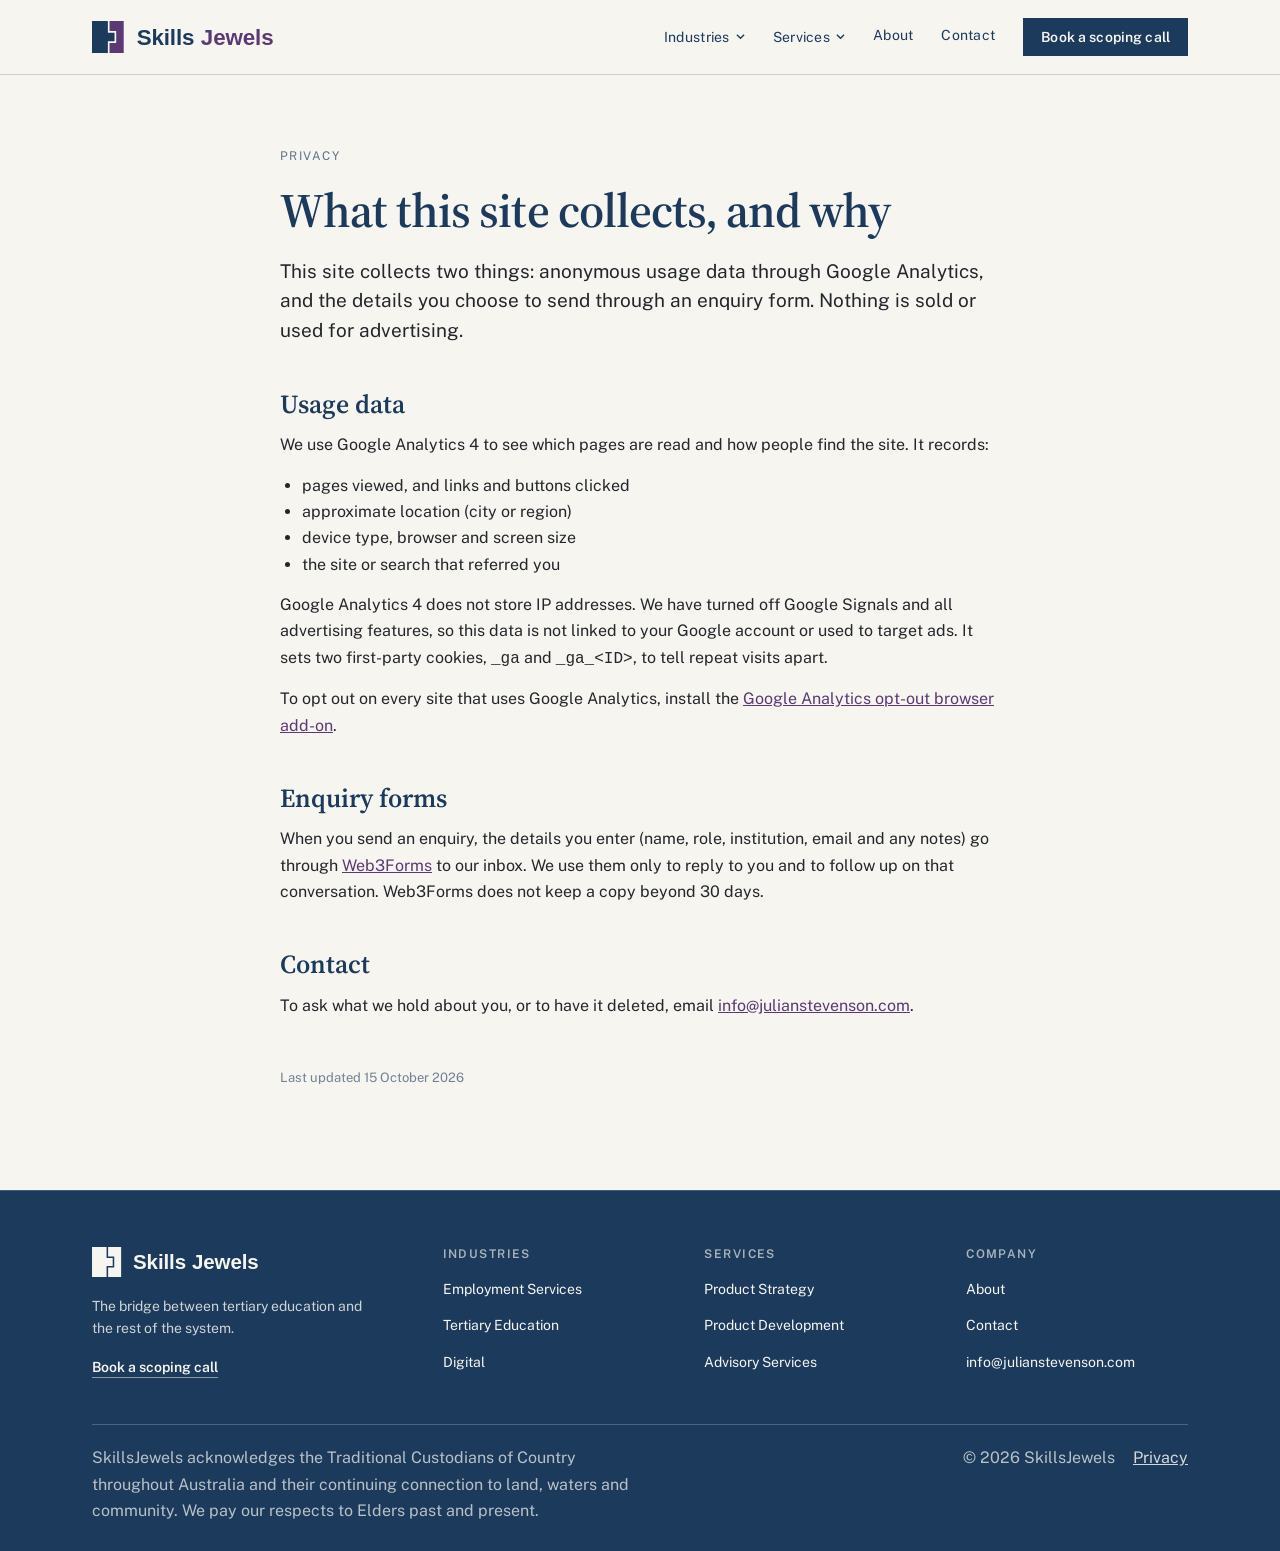
<file: privacy.html>
<!DOCTYPE html>
<html lang="en-AU">
<head>
<meta charset="utf-8">
<meta name="viewport" content="width=device-width, initial-scale=1">

<title>Privacy | SkillsJewels</title>
<meta name="description" content="What the SkillsJewels website collects: Google Analytics usage data and the details you send through an enquiry form, and how each is used.">
<!-- Legal boilerplate: kept out of search results and sitemap.xml -->
<meta name="robots" content="noindex, follow">
<!-- TODO: update to https://skillsjewels.com.au/ once CNAME points there instead of julianstevenson.com — see README §3 -->
<link rel="canonical" href="https://www.julianstevenson.com/privacy.html">

<link rel="icon" type="image/svg+xml" href="assets/SkillsJewels_Mark.svg">
<link rel="alternate icon" href="assets/favicon.png">
<link rel="preconnect" href="https://fonts.googleapis.com">
<link rel="preconnect" href="https://fonts.gstatic.com" crossorigin="">
<link href="https://fonts.googleapis.com/css2?family=Public+Sans:ital,wght@0,300..800;1,400&amp;family=Source+Serif+4:ital,opsz,wght@0,8..60,400..700;1,8..60,400&amp;display=swap" rel="stylesheet">
<link rel="stylesheet" href="site.css">
<script src="./site-chrome.js" defer></script>
<style>
  body { margin: 0; background: #F7F5F0; color: #23262b; font-family: 'Public Sans', Arial, Helvetica, sans-serif; }
  a { color: #5B3A73; }
  a:hover { color: #1B3A5C; }
  *:focus-visible { outline: 2px solid #5B3A73; outline-offset: 2px; }
  main { max-width: 720px; margin: 0 auto; padding: 72px 32px 88px; }
  .eyebrow { margin: 0 0 18px; font-size: 12px; letter-spacing: 0.12em; text-transform: uppercase; color: rgba(27,58,92,0.7); }
  h1 { margin: 0 0 20px; font-family: 'Source Serif 4', Georgia, serif; font-weight: 600; font-size: 48px; line-height: 1.08; letter-spacing: -0.02em; color: #1B3A5C; }
  h2 { margin: 44px 0 12px; font-family: 'Source Serif 4', Georgia, serif; font-weight: 600; font-size: 26px; line-height: 1.2; color: #1B3A5C; }
  p, li { font-size: 16px; line-height: 1.65; }
  p { margin: 0 0 14px; }
  ul { margin: 0 0 14px; padding-left: 22px; }
  .lead { font-size: 19px; line-height: 1.55; }
  .updated { margin-top: 48px; font-size: 13px; color: rgba(27,58,92,0.62); }
  @media (max-width: 560px) {
    main { padding: 48px 20px 64px; }
    h1 { font-size: 36px; }
  }
</style>
</head>
<body>
<div id="site-nav" data-cta-href="contact.html"><noscript><p class="sjc-noscript"><a href="index.html">Home</a><a href="employment-services.html">Employment Services</a><a href="tertiary-education.html">Tertiary Education</a><a href="contact.html">Contact</a><a href="privacy.html">Privacy</a></p></noscript></div>

<!-- TODO: have this reviewed before the site goes to a government or provider audience -->
<main>
  <p class="eyebrow">Privacy</p>
  <h1>What this site collects, and why</h1>
  <p class="lead">This site collects two things: anonymous usage data through Google Analytics, and the details you choose to send through an enquiry form. Nothing is sold or used for advertising.</p>

  <h2>Usage data</h2>
  <p>We use Google Analytics 4 to see which pages are read and how people find the site. It records:</p>
  <ul>
    <li>pages viewed, and links and buttons clicked</li>
    <li>approximate location (city or region)</li>
    <li>device type, browser and screen size</li>
    <li>the site or search that referred you</li>
  </ul>
  <p>Google Analytics 4 does not store IP addresses. We have turned off Google Signals and all advertising features, so this data is not linked to your Google account or used to target ads. It sets two first-party cookies, <code>_ga</code> and <code>_ga_&lt;ID&gt;</code>, to tell repeat visits apart.</p>
  <p>To opt out on every site that uses Google Analytics, install the <a href="https://tools.google.com/dlpage/gaoptout" rel="noopener">Google Analytics opt-out browser add-on</a>.</p>

  <h2>Enquiry forms</h2>
  <p>When you send an enquiry, the details you enter (name, role, institution, email and any notes) go through <a href="https://web3forms.com" rel="noopener">Web3Forms</a> to our inbox. We use them only to reply to you and to follow up on that conversation. Web3Forms does not keep a copy beyond 30 days.</p>

  <h2>Contact</h2>
  <p>To ask what we hold about you, or to have it deleted, email <a href="mailto:info@julianstevenson.com">info@julianstevenson.com</a>.</p>

  <p class="updated">Last updated 15 October 2026</p>
</main>

<div id="site-footer"></div>
</body>
</html>
</file>
<file: site.css>
/* Shared site chrome: nav and footer, rendered by site-chrome.js into
   #site-nav and #site-footer on every page. Page content keeps its own
   <style> block in its <helmet>; only the chrome lives here. */

/* support.js sizes #dc-root to the viewport. With the footer rendered
   after it, that box has to grow with its content or the footer overlaps
   the page. */
#dc-root,
#dc-root > .sc-host { height: auto !important; }

.sjc-nav,
.sjc-footer,
.sjc-noscript {
  font-family: 'Public Sans', Arial, Helvetica, sans-serif;
  color: #1B3A5C;
  -webkit-font-smoothing: antialiased;
}

.sjc-nav *,
.sjc-footer * { box-sizing: border-box; }

/* ---------- Nav ---------- */

.sjc-nav {
  position: relative;
  z-index: 50;
  background: #F7F5F0;
  border-bottom: 1px solid rgba(27,58,92,0.2);
}

.sjc-bar {
  max-width: 1160px;
  margin: 0 auto;
  padding: 18px 32px;
  display: flex;
  align-items: center;
  gap: 28px;
}

.sjc-logo { display: block; margin-right: auto; }
.sjc-logo img { width: 196px; height: auto; display: block; }

.sjc-menu {
  list-style: none;
  margin: 0;
  padding: 0;
  display: flex;
  align-items: center;
  gap: 28px;
}

.sjc-item { position: relative; }

.sjc-trigger,
.sjc-link {
  font-family: inherit;
  font-size: 14px;
  letter-spacing: 0.02em;
  color: #1B3A5C;
  text-decoration: none;
  background: none;
  border: none;
  border-bottom: 2px solid transparent;
  padding: 0 0 2px;
  cursor: pointer;
  display: inline-flex;
  align-items: center;
  gap: 6px;
}

.sjc-trigger:hover,
.sjc-link:hover { color: #5B3A73; }

.sjc-chevron {
  width: 9px;
  height: 9px;
  transition: transform 0.15s ease;
}

.sjc-item.is-open .sjc-chevron { transform: rotate(180deg); }

/* Current page, or the menu that holds it */
.sjc-trigger.is-active,
.sjc-link.is-active {
  font-weight: 600;
  border-bottom-color: #1B3A5C;
}

.sjc-panel {
  display: none;
  position: absolute;
  top: calc(100% + 14px);
  left: -20px;
  width: 300px;
  background: #F7F5F0;
  border: 1px solid rgba(27,58,92,0.3);
  box-shadow: 0 10px 30px rgba(27,58,92,0.12);
  padding: 10px;
}

/* Bridge the gap between trigger and panel so hover doesn't drop */
.sjc-panel::before {
  content: '';
  position: absolute;
  left: 0;
  right: 0;
  top: -15px;
  height: 15px;
}

.sjc-item.is-open > .sjc-panel { display: block; }

.sjc-panel ul { list-style: none; margin: 0; padding: 0; }

.sjc-entry {
  display: block;
  padding: 10px 12px;
  text-decoration: none;
  color: #1B3A5C;
}

a.sjc-entry:hover { background: rgba(27,58,92,0.06); color: #1B3A5C; }

.sjc-entry-name { display: block; font-size: 14px; font-weight: 600; }
.sjc-entry-desc { display: block; margin-top: 2px; font-size: 13px; line-height: 1.45; color: #23262b; }

a.sjc-entry.is-current { background: rgba(27,58,92,0.06); box-shadow: inset 2px 0 0 #1B3A5C; }

.sjc-soon { color: rgba(27,58,92,0.5) !important; cursor: default; }
.sjc-soon .sjc-entry-name { font-weight: 500; }

.sjc-badge {
  display: inline-block;
  margin-left: 6px;
  font-size: 10.5px;
  font-weight: 600;
  letter-spacing: 0.08em;
  text-transform: uppercase;
  color: rgba(27,58,92,0.55);
  border: 1px solid rgba(27,58,92,0.25);
  padding: 1px 5px;
  vertical-align: 1px;
}

.sjc-cta {
  background: #1B3A5C;
  color: #F7F5F0 !important;
  font-family: inherit;
  font-weight: 600;
  font-size: 14px;
  padding: 11px 18px;
  letter-spacing: 0.01em;
  white-space: nowrap;
  text-decoration: none;
}

.sjc-cta:hover { background: #14293f; }
.sjc-cta-short { display: none; }

.sjc-toggle {
  display: none;
  font-family: inherit;
  font-size: 14px;
  font-weight: 600;
  color: #1B3A5C;
  background: transparent;
  border: 1px solid rgba(27,58,92,0.4);
  padding: 10px 14px;
  cursor: pointer;
  align-items: center;
  gap: 8px;
}

.sjc-toggle-icon { width: 14px; height: 10px; }

/* Desktop: open dropdowns on hover too */
@media (hover: hover) and (min-width: 901px) {
  .sjc-item:hover > .sjc-panel { display: block; }
  .sjc-item:hover .sjc-chevron { transform: rotate(180deg); }
}

@media (max-width: 900px) {
  .sjc-bar { flex-wrap: wrap; gap: 14px; padding: 16px 32px; }
  .sjc-logo img { width: 160px; }
  .sjc-toggle { display: inline-flex; }

  .sjc-menu {
    display: none;
    order: 10;
    width: 100%;
    flex-direction: column;
    align-items: stretch;
    gap: 0;
    padding: 8px 0 4px;
    border-top: 1px solid rgba(27,58,92,0.15);
  }

  .sjc-nav.is-open .sjc-menu { display: flex; }

  .sjc-item { border-bottom: 1px solid rgba(27,58,92,0.1); }
  .sjc-item:last-child { border-bottom: none; }

  /* On small screens the groups are always expanded: a heading, then its pages */
  .sjc-trigger {
    width: 100%;
    padding: 14px 0 6px;
    font-size: 12px;
    letter-spacing: 0.12em;
    text-transform: uppercase;
    color: rgba(27,58,92,0.7);
    cursor: default;
    border-bottom: none;
  }

  .sjc-trigger.is-active { font-weight: 600; color: #1B3A5C; }
  .sjc-chevron { display: none; }

  .sjc-panel,
  .sjc-item.is-open > .sjc-panel {
    display: block;
    position: static;
    width: auto;
    border: none;
    box-shadow: none;
    background: transparent;
    padding: 0 0 8px;
  }

  .sjc-panel::before { display: none; }
  .sjc-entry { padding: 10px 0; min-height: 44px; }
  a.sjc-entry.is-current { box-shadow: none; padding-left: 0; }
  a.sjc-entry.is-current .sjc-entry-name { text-decoration: underline; text-underline-offset: 4px; }
  .sjc-entry-desc { display: none; }

  .sjc-link { padding: 14px 0; width: 100%; min-height: 44px; font-size: 15px; border-bottom: none; }
  .sjc-link.is-active { text-decoration: underline; text-underline-offset: 4px; }
}

@media (max-width: 560px) {
  .sjc-bar { padding: 14px 20px; gap: 10px; }
  .sjc-logo img { width: 132px; }
  .sjc-cta { padding: 10px 12px; font-size: 13px; }
  .sjc-cta-full { display: none; }
  .sjc-cta-short { display: inline; }
  .sjc-toggle { padding: 9px 10px; }
  .sjc-toggle-label { display: none; }
}

/* ---------- Footer ---------- */

.sjc-footer {
  background: #1B3A5C;
  color: #F7F5F0;
  border-top: 1px solid rgba(247,245,240,0.18);
}

.sjc-footer-inner { max-width: 1160px; margin: 0 auto; padding: 56px 32px 28px; }

.sjc-cols {
  display: grid;
  grid-template-columns: 1.4fr 1fr 1fr 1fr;
  gap: 40px;
}

.sjc-brand img { width: 180px; height: auto; display: block; }

.sjc-brand p {
  margin: 18px 0 18px;
  font-size: 14px;
  line-height: 1.6;
  color: rgba(247,245,240,0.82);
  max-width: 280px;
}

.sjc-footer a { color: #F7F5F0; }
.sjc-footer a:hover { color: #ffffff; }

.sjc-brand-cta {
  font-size: 14px;
  font-weight: 600;
  text-decoration: none;
  border-bottom: 1px solid rgba(247,245,240,0.5);
  padding-bottom: 2px;
}

.sjc-col h2 {
  margin: 0 0 14px;
  font-family: 'Public Sans', Arial, sans-serif;
  font-size: 12px;
  font-weight: 600;
  letter-spacing: 0.12em;
  text-transform: uppercase;
  color: rgba(247,245,240,0.65);
}

.sjc-col ul { list-style: none; margin: 0; padding: 0; display: flex; flex-direction: column; gap: 10px; }

.sjc-col a,
.sjc-col span {
  font-size: 14px;
  line-height: 1.5;
  text-decoration: none;
}

.sjc-col a:hover { text-decoration: underline; text-underline-offset: 3px; }

.sjc-col .sjc-soon { color: rgba(247,245,240,0.5) !important; }

.sjc-footer .sjc-badge,
.sjc-col .sjc-soon .sjc-badge {
  font-size: 10.5px;
  line-height: normal;
  padding: 1px 5px;
  min-height: 0;
  color: rgba(247,245,240,0.6);
  border-color: rgba(247,245,240,0.3);
}

.sjc-bottom {
  margin-top: 48px;
  padding-top: 20px;
  border-top: 1px solid rgba(247,245,240,0.22);
  display: flex;
  justify-content: space-between;
  align-items: flex-start;
  gap: 32px;
  font-size: 12.5px;
  line-height: 1.6;
  color: rgba(247,245,240,0.72);
}

.sjc-bottom p { margin: 0; }
.sjc-legal { display: flex; gap: 18px; white-space: nowrap; }
.sjc-legal a { color: rgba(247,245,240,0.85); }
.sjc-ack { max-width: 560px; }

@media (max-width: 900px) {
  .sjc-footer-inner { padding: 48px 32px 24px; }
  .sjc-cols { grid-template-columns: 1fr 1fr; gap: 36px 32px; }
  .sjc-bottom { flex-direction: column-reverse; gap: 14px; }
}

@media (max-width: 560px) {
  .sjc-footer-inner { padding: 40px 20px 24px; }
  .sjc-cols { grid-template-columns: 1fr; gap: 28px; }
  .sjc-col a,
  .sjc-col span { display: inline-block; padding: 6px 0; min-height: 32px; }
  .sjc-col ul { gap: 2px; }
}

/* ---------- No-JS fallback ---------- */

.sjc-noscript { max-width: 1160px; margin: 0 auto; padding: 16px 32px; font-size: 14px; }
.sjc-noscript a { margin-right: 18px; color: #1B3A5C; }
.sjc-noscript-main h1 { font-family: 'Source Serif 4', Georgia, serif; font-weight: 600; font-size: 36px; line-height: 1.15; margin: 24px 0 12px; }
.sjc-noscript-main p { font-size: 17px; line-height: 1.6; color: #23262b; max-width: 680px; margin: 0 0 24px; }
</file>
